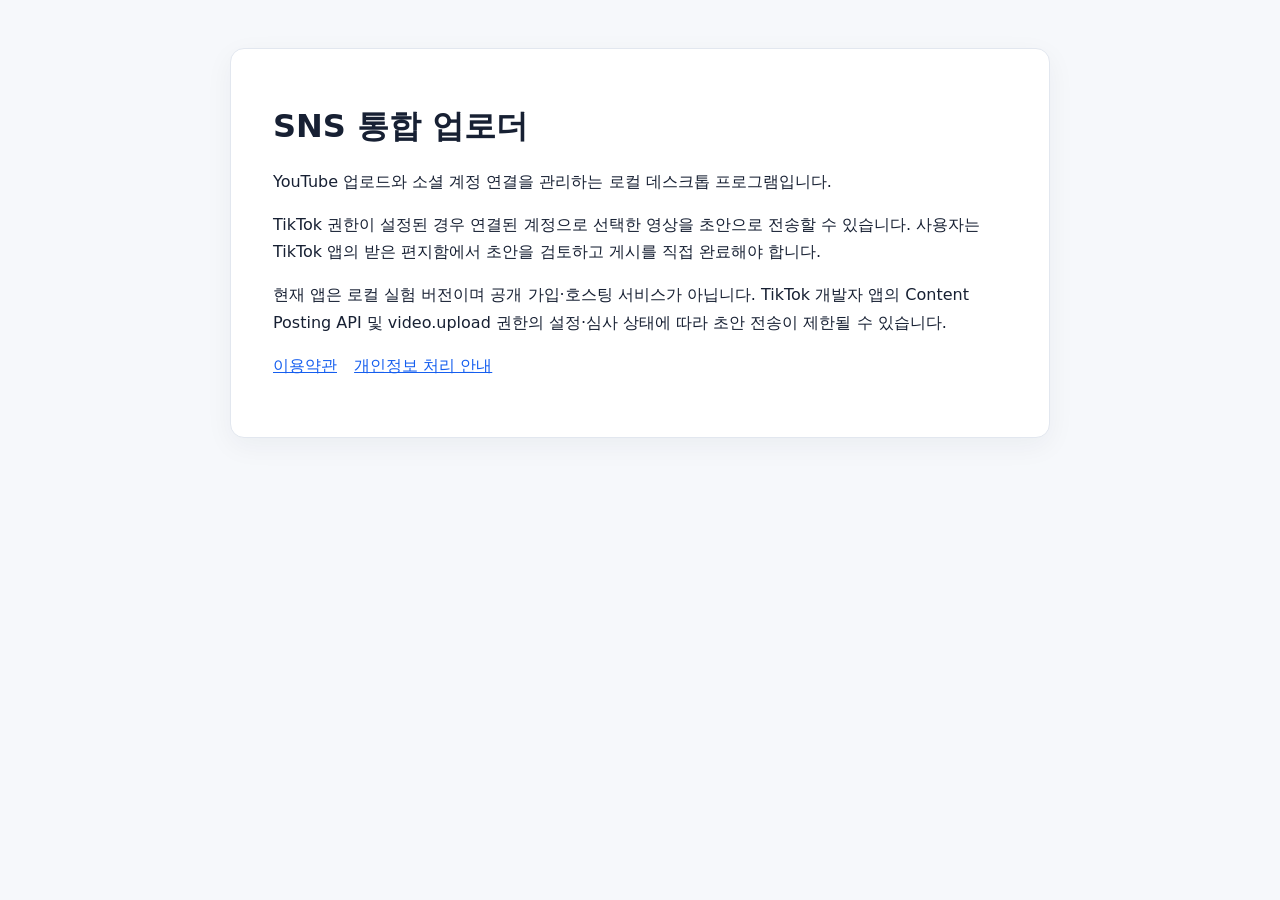
<file: index.html>
<!doctype html>
<html lang="ko">
<head>
  <meta charset="utf-8">
  <meta name="viewport" content="width=device-width, initial-scale=1">
  <title>SNS 통합 업로더 안내</title>
  <link rel="stylesheet" href="style.css">
</head>
<body>
  <main>
    <h1>SNS 통합 업로더</h1>
    <p>YouTube 업로드와 소셜 계정 연결을 관리하는 로컬 데스크톱 프로그램입니다.</p>
    <p>TikTok 권한이 설정된 경우 연결된 계정으로 선택한 영상을 초안으로 전송할 수 있습니다. 사용자는 TikTok 앱의 받은 편지함에서 초안을 검토하고 게시를 직접 완료해야 합니다.</p>
    <p>현재 앱은 로컬 실험 버전이며 공개 가입·호스팅 서비스가 아닙니다. TikTok 개발자 앱의 Content Posting API 및 video.upload 권한의 설정·심사 상태에 따라 초안 전송이 제한될 수 있습니다.</p>
    <nav aria-label="정책 안내">
      <a href="terms.html">이용약관</a>
      <a href="privacy.html">개인정보 처리 안내</a>
    </nav>
  </main>
</body>
</html>
</file>
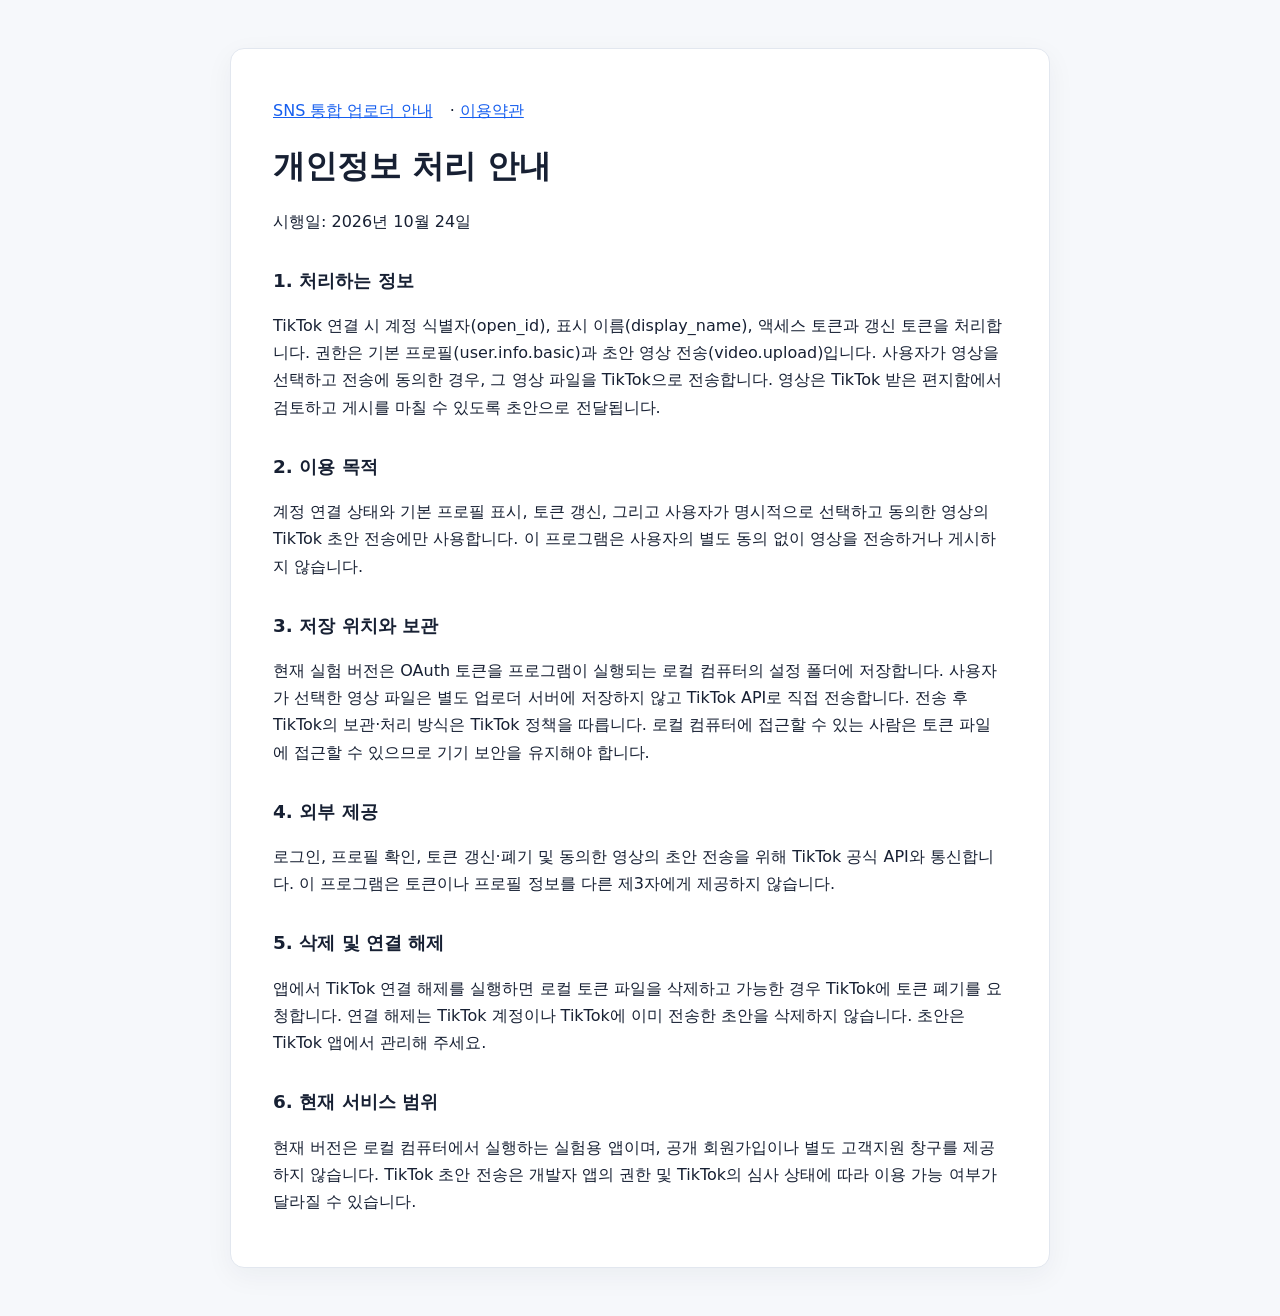
<file: privacy.html>
<!doctype html>
<html lang="ko">
<head>
  <meta charset="utf-8">
  <meta name="viewport" content="width=device-width, initial-scale=1">
  <title>개인정보 처리 안내 | SNS 통합 업로더</title>
  <link rel="stylesheet" href="style.css">
</head>
<body>
  <main>
    <nav><a href="index.html">SNS 통합 업로더 안내</a> · <a href="terms.html">이용약관</a></nav>
    <h1>개인정보 처리 안내</h1>
    <p>시행일: 2026년 10월 24일</p>
    <h2>1. 처리하는 정보</h2>
    <p>TikTok 연결 시 계정 식별자(open_id), 표시 이름(display_name), 액세스 토큰과 갱신 토큰을 처리합니다. 권한은 기본 프로필(user.info.basic)과 초안 영상 전송(video.upload)입니다. 사용자가 영상을 선택하고 전송에 동의한 경우, 그 영상 파일을 TikTok으로 전송합니다. 영상은 TikTok 받은 편지함에서 검토하고 게시를 마칠 수 있도록 초안으로 전달됩니다.</p>
    <h2>2. 이용 목적</h2>
    <p>계정 연결 상태와 기본 프로필 표시, 토큰 갱신, 그리고 사용자가 명시적으로 선택하고 동의한 영상의 TikTok 초안 전송에만 사용합니다. 이 프로그램은 사용자의 별도 동의 없이 영상을 전송하거나 게시하지 않습니다.</p>
    <h2>3. 저장 위치와 보관</h2>
    <p>현재 실험 버전은 OAuth 토큰을 프로그램이 실행되는 로컬 컴퓨터의 설정 폴더에 저장합니다. 사용자가 선택한 영상 파일은 별도 업로더 서버에 저장하지 않고 TikTok API로 직접 전송합니다. 전송 후 TikTok의 보관·처리 방식은 TikTok 정책을 따릅니다. 로컬 컴퓨터에 접근할 수 있는 사람은 토큰 파일에 접근할 수 있으므로 기기 보안을 유지해야 합니다.</p>
    <h2>4. 외부 제공</h2>
    <p>로그인, 프로필 확인, 토큰 갱신·폐기 및 동의한 영상의 초안 전송을 위해 TikTok 공식 API와 통신합니다. 이 프로그램은 토큰이나 프로필 정보를 다른 제3자에게 제공하지 않습니다.</p>
    <h2>5. 삭제 및 연결 해제</h2>
    <p>앱에서 TikTok 연결 해제를 실행하면 로컬 토큰 파일을 삭제하고 가능한 경우 TikTok에 토큰 폐기를 요청합니다. 연결 해제는 TikTok 계정이나 TikTok에 이미 전송한 초안을 삭제하지 않습니다. 초안은 TikTok 앱에서 관리해 주세요.</p>
    <h2>6. 현재 서비스 범위</h2>
    <p>현재 버전은 로컬 컴퓨터에서 실행하는 실험용 앱이며, 공개 회원가입이나 별도 고객지원 창구를 제공하지 않습니다. TikTok 초안 전송은 개발자 앱의 권한 및 TikTok의 심사 상태에 따라 이용 가능 여부가 달라질 수 있습니다.</p>
  </main>
</body>
</html>
</file>
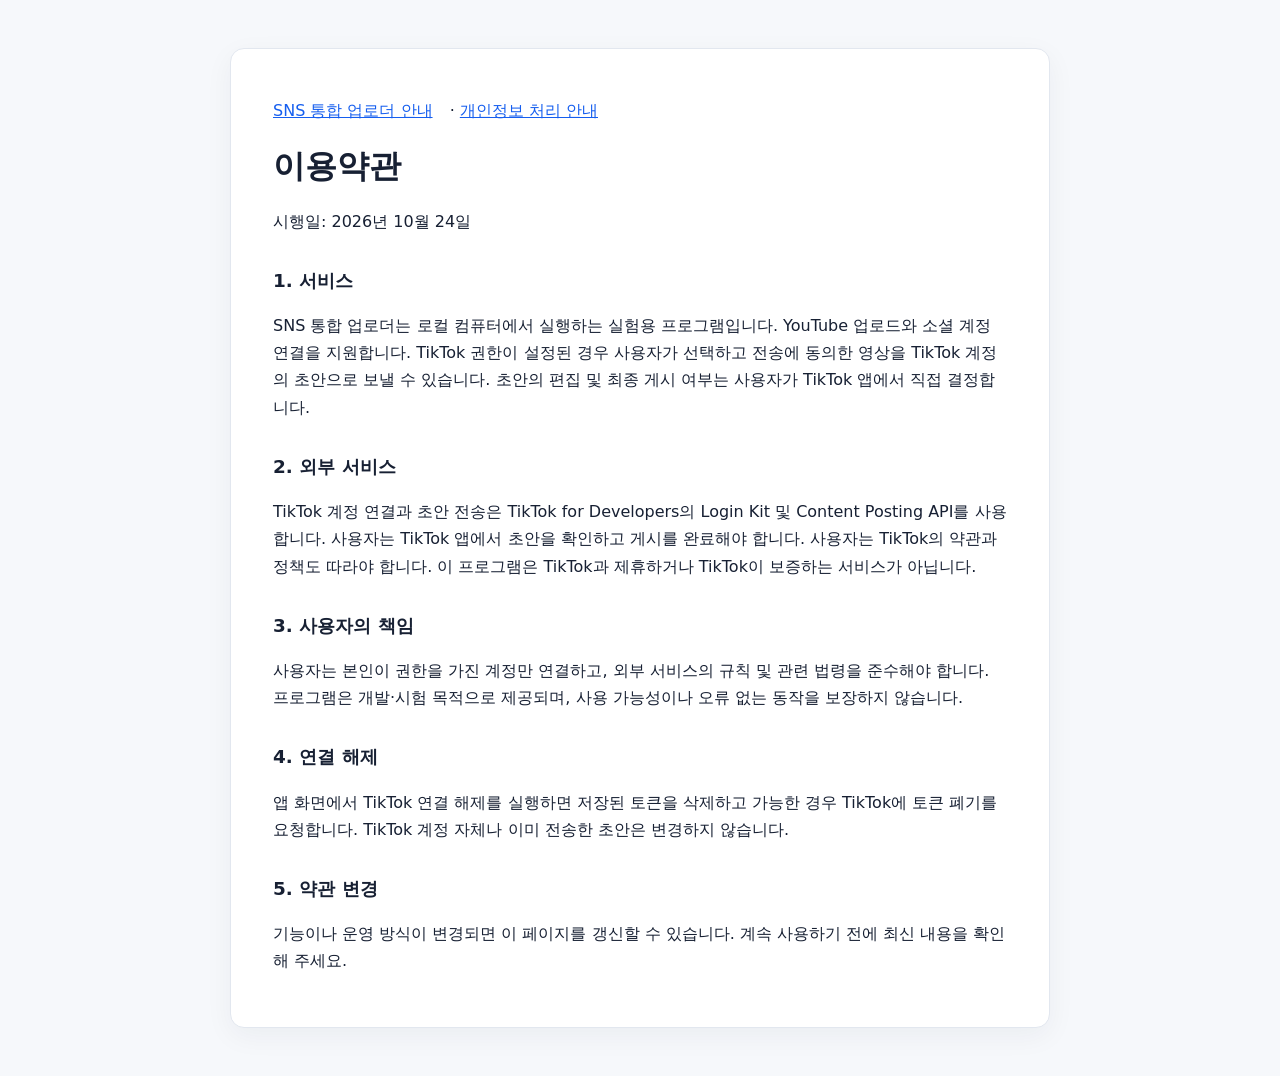
<file: terms.html>
<!doctype html>
<html lang="ko">
<head>
  <meta charset="utf-8">
  <meta name="viewport" content="width=device-width, initial-scale=1">
  <title>이용약관 | SNS 통합 업로더</title>
  <link rel="stylesheet" href="style.css">
</head>
<body>
  <main>
    <nav><a href="index.html">SNS 통합 업로더 안내</a> · <a href="privacy.html">개인정보 처리 안내</a></nav>
    <h1>이용약관</h1>
    <p>시행일: 2026년 10월 24일</p>
    <h2>1. 서비스</h2>
    <p>SNS 통합 업로더는 로컬 컴퓨터에서 실행하는 실험용 프로그램입니다. YouTube 업로드와 소셜 계정 연결을 지원합니다. TikTok 권한이 설정된 경우 사용자가 선택하고 전송에 동의한 영상을 TikTok 계정의 초안으로 보낼 수 있습니다. 초안의 편집 및 최종 게시 여부는 사용자가 TikTok 앱에서 직접 결정합니다.</p>
    <h2>2. 외부 서비스</h2>
    <p>TikTok 계정 연결과 초안 전송은 TikTok for Developers의 Login Kit 및 Content Posting API를 사용합니다. 사용자는 TikTok 앱에서 초안을 확인하고 게시를 완료해야 합니다. 사용자는 TikTok의 약관과 정책도 따라야 합니다. 이 프로그램은 TikTok과 제휴하거나 TikTok이 보증하는 서비스가 아닙니다.</p>
    <h2>3. 사용자의 책임</h2>
    <p>사용자는 본인이 권한을 가진 계정만 연결하고, 외부 서비스의 규칙 및 관련 법령을 준수해야 합니다. 프로그램은 개발·시험 목적으로 제공되며, 사용 가능성이나 오류 없는 동작을 보장하지 않습니다.</p>
    <h2>4. 연결 해제</h2>
    <p>앱 화면에서 TikTok 연결 해제를 실행하면 저장된 토큰을 삭제하고 가능한 경우 TikTok에 토큰 폐기를 요청합니다. TikTok 계정 자체나 이미 전송한 초안은 변경하지 않습니다.</p>
    <h2>5. 약관 변경</h2>
    <p>기능이나 운영 방식이 변경되면 이 페이지를 갱신할 수 있습니다. 계속 사용하기 전에 최신 내용을 확인해 주세요.</p>
  </main>
</body>
</html>
</file>
<file: style.css>
:root { color-scheme: light; font-family: system-ui, "Malgun Gothic", sans-serif; color: #172033; background: #f6f8fb; }
body { margin: 0; line-height: 1.7; }
main { box-sizing: border-box; max-width: 820px; margin: 48px auto; padding: 36px 42px; background: white; border: 1px solid #e2e7ef; border-radius: 14px; box-shadow: 0 8px 28px #15223a0d; }
h1 { line-height: 1.25; }
h2 { margin-top: 30px; font-size: 1.15rem; }
nav { margin: 12px 0 22px; }
a { color: #155eef; margin-right: 12px; }
@media (max-width: 600px) { main { margin: 16px; padding: 24px; } }
</file>
